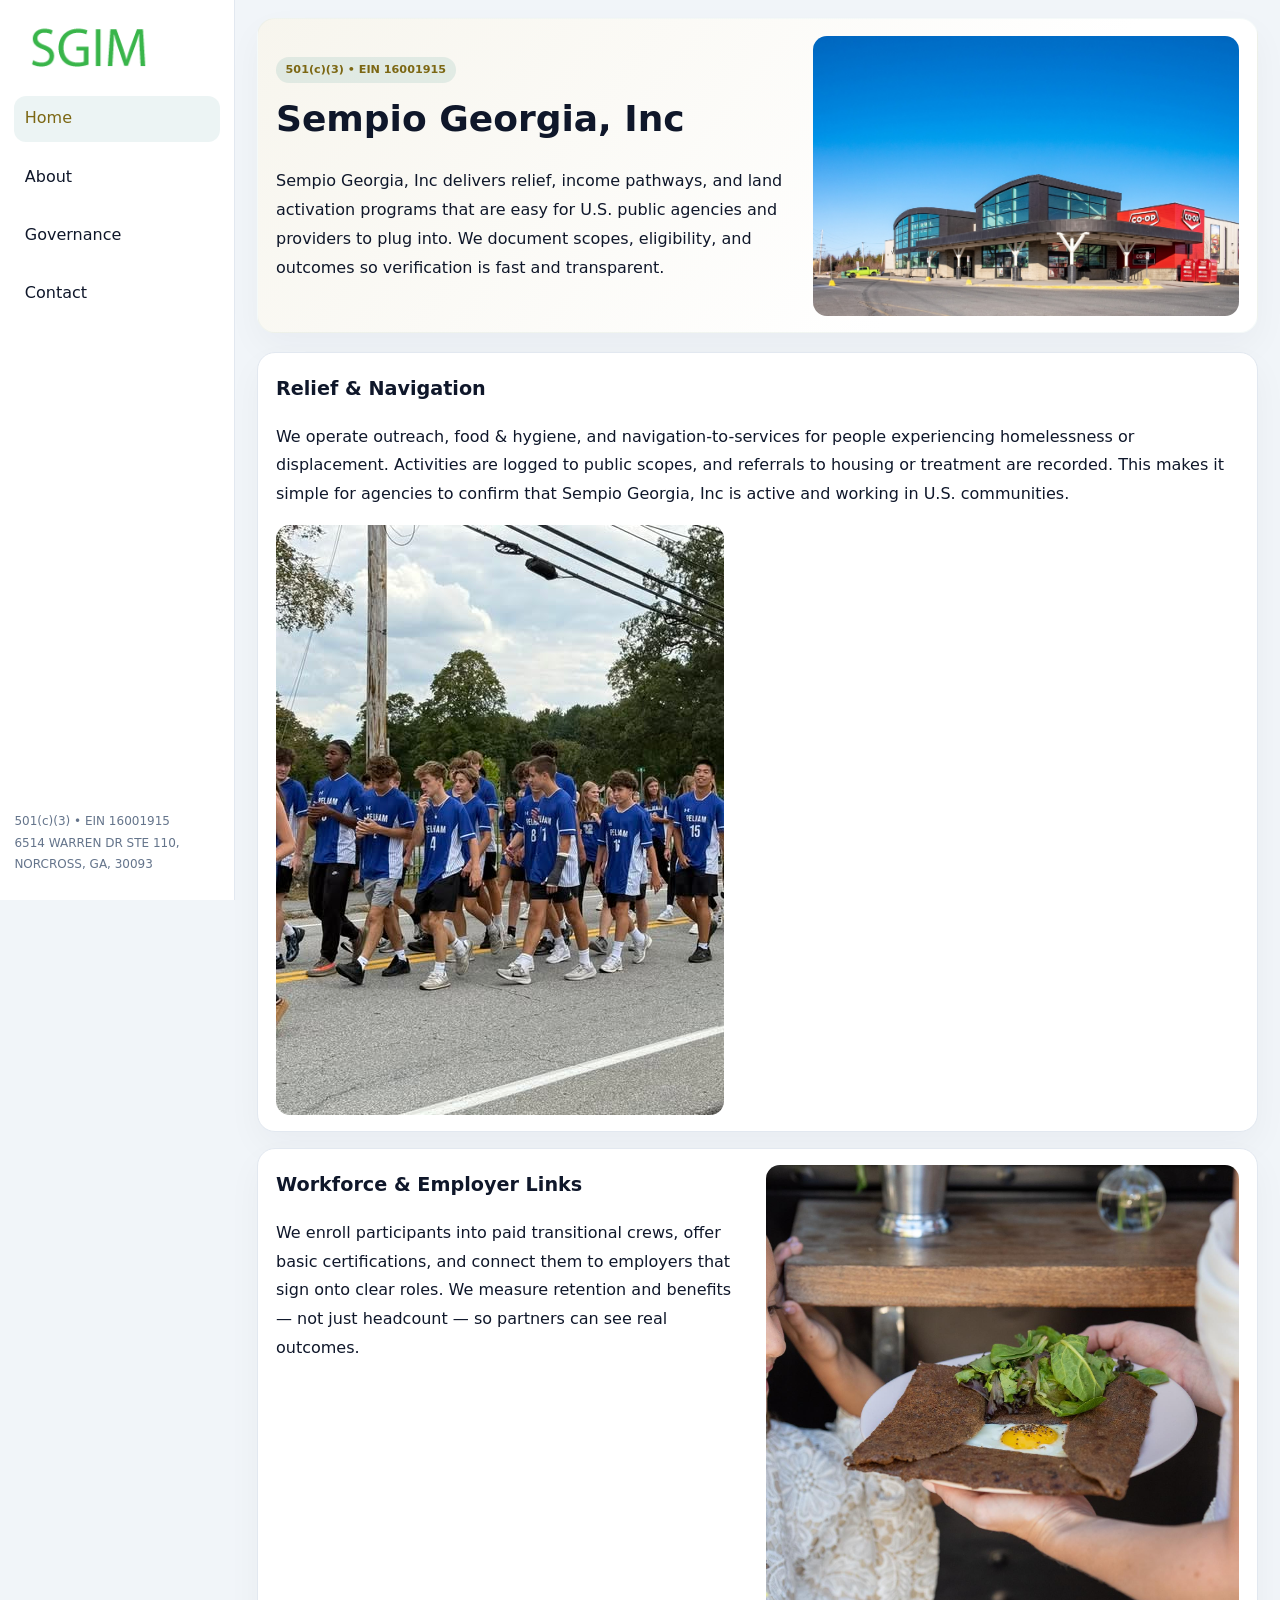
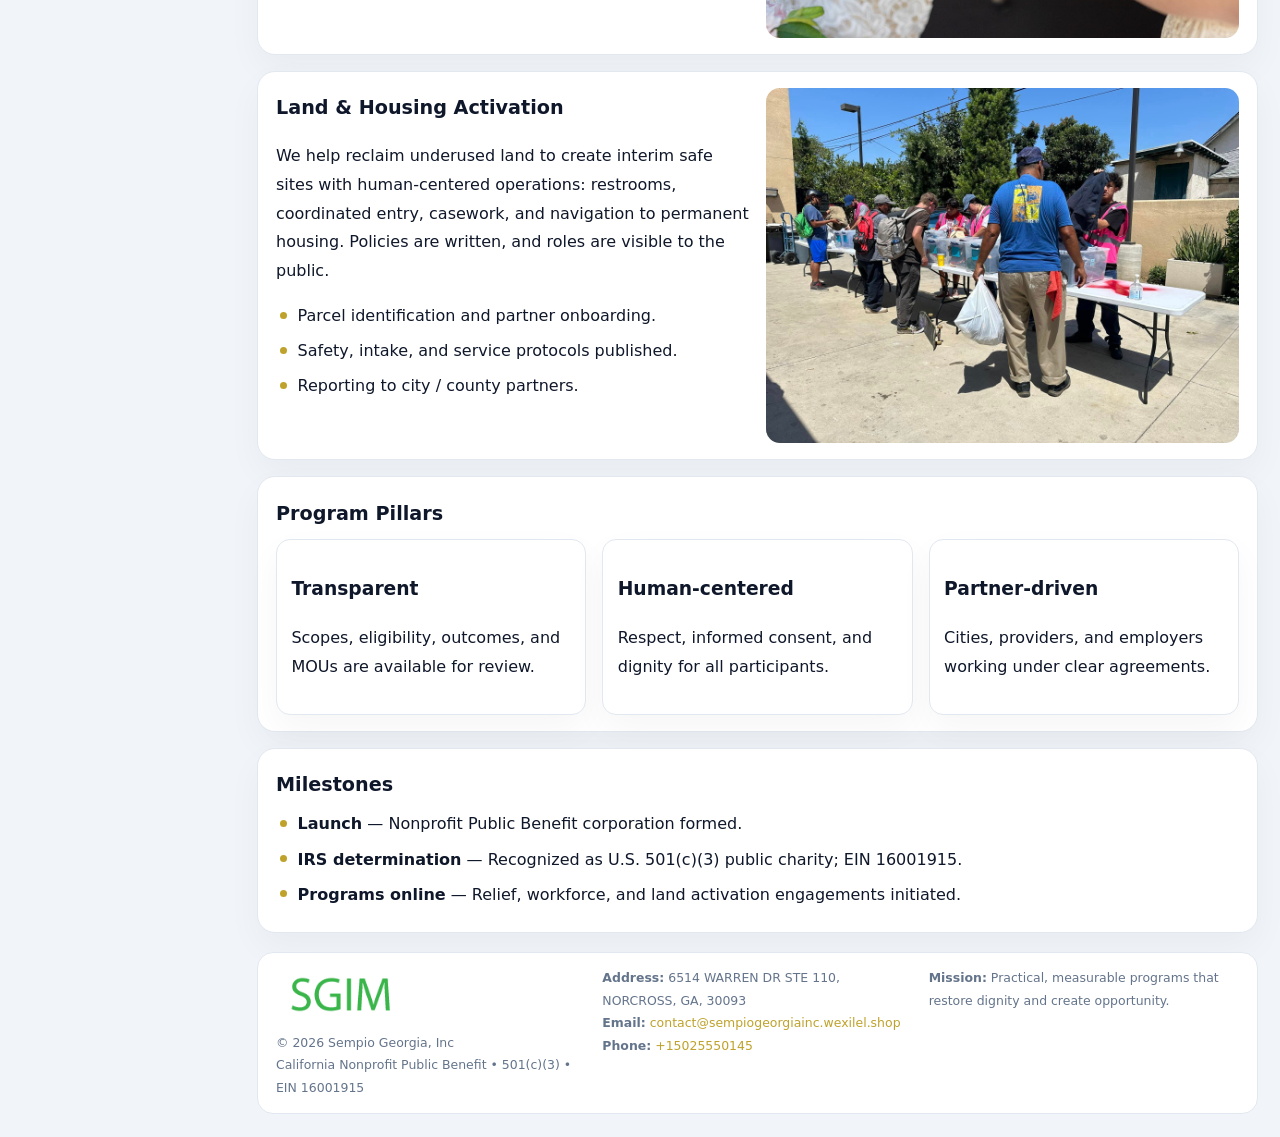
<file: index.html>
<!doctype html><html lang="en"><head>
<meta charset="utf-8">
<meta name="viewport" content="width=device-width,initial-scale=1">
<title>Sempio Georgia, Inc – Nonprofit • 2025</title>
<link rel="stylesheet" href="assets/styles.css">
<link rel="icon" href="images/logo.png">
<meta name="data-ein" content="16001915">
<meta name="data-name" content="Sempio Georgia, Inc">
<meta name="data-email" content="contact@sempiogeorgiainc.wexilel.shop">
<meta name="data-phone" content="+15025550145">
<meta name="data-address" content="6514 WARREN DR STE 110, NORCROSS, GA, 30093">
<meta name="data-map" content="6514+WARREN+DR+STE+110,+NORCROSS,+GA,+30093">
  <meta name="description" content="Our nonprofit strengthens the community with programs focused on community services, education, and direct relief.">
</head><body>
<div style="position:absolute;left:-9999px;top:-9999px;opacity:0" data-uniq="{{UNIQUE_BLOB}}">
  <span>Our nonprofit strengthens the community with programs focused on community services, education, and direct relief.</span><svg width="12" height="12" viewBox="0 0 12 12" xmlns="http://www.w3.org/2000/svg"><circle cx="6" cy="6" r="5" fill="#2b6cb0"/></svg><img src="images/education.jpg" width="1" height="1" alt="" loading="lazy"/>
</div>

<div class="layout">
  <aside>
    <div class="c0d78a7827c"><a href="index.html"><img src="images/logo.png" alt="Sempio Georgia, Inc"></a></div>
    <a class="navlink active" href="index.html">Home</a>
    <a class="navlink" href="about.html">About</a>
    <a class="navlink" href="governance.html">Governance</a>
    <a class="navlink" href="contact.html">Contact</a>
    <div class="info">
      501(c)(3) • EIN 16001915<br>
      6514 WARREN DR STE 110, NORCROSS, GA, 30093
    </div>
  </aside>

  <main>
    <section class="c33206cbe79">
      <div>
        <span class="cfb2dfc966d">501(c)(3) • EIN 16001915</span>
        <h1>Sempio Georgia, Inc</h1>
        <p class="c6f7aabe6ec">Sempio Georgia, Inc delivers relief, income pathways, and land activation programs that are easy for U.S. public agencies and providers to plug into. We document scopes, eligibility, and outcomes so verification is fast and transparent.</p>
      </div>
      <img src="images/hero.jpg" alt="Community program">
    </section>

    <section class="section">
      <div class="block">
        <h2>Relief & Navigation</h2>
        <p>We operate outreach, food & hygiene, and navigation-to-services for people experiencing homelessness or displacement. Activities are logged to public scopes, and referrals to housing or treatment are recorded. This makes it simple for agencies to confirm that Sempio Georgia, Inc is active and working in U.S. communities.</p>
        <img src="images/relief.jpg" alt="Relief" style="margin-top:.8rem">
      </div>

      <div class="block two-col">
        <div>
          <h2>Workforce & Employer Links</h2>
          <p>We enroll participants into paid transitional crews, offer basic certifications, and connect them to employers that sign onto clear roles. We measure retention and benefits — not just headcount — so partners can see real outcomes.</p>
        </div>
        <div>
          <img src="images/jobs.jpg" alt="Jobs">
        </div>
      </div>

      <div class="block two-col">
        <div>
          <h2>Land & Housing Activation</h2>
          <p>We help reclaim underused land to create interim safe sites with human-centered operations: restrooms, coordinated entry, casework, and navigation to permanent housing. Policies are written, and roles are visible to the public.</p>
          <ul class="timeline">
            <li>Parcel identification and partner onboarding.</li>
            <li>Safety, intake, and service protocols published.</li>
            <li>Reporting to city / county partners.</li>
          </ul>
        </div>
        <div>
          <img src="images/land.jpg" alt="Land activation">
        </div>
      </div>

      <div class="block">
        <h2>Program Pillars</h2>
        <div class="cards">
          <article class="cbd613ede6f">
            <h3>Transparent</h3>
            <p>Scopes, eligibility, outcomes, and MOUs are available for review.</p>
          </article>
          <article class="cbd613ede6f">
            <h3>Human-centered</h3>
            <p>Respect, informed consent, and dignity for all participants.</p>
          </article>
          <article class="cbd613ede6f">
            <h3>Partner-driven</h3>
            <p>Cities, providers, and employers working under clear agreements.</p>
          </article>
        </div>
      </div>

      <div class="block">
        <h2>Milestones</h2>
        <ul class="timeline">
          <li><strong>Launch</strong> — Nonprofit Public Benefit corporation formed.</li>
          <li><strong>IRS determination</strong> — Recognized as U.S. 501(c)(3) public charity; EIN 16001915.</li>
          <li><strong>Programs online</strong> — Relief, workforce, and land activation engagements initiated.</li>
        </ul>
      </div>
    </section>

    <footer>
      <div class="footer-grid">
        <div>
          <img src="images/logo.png" alt="" style="width:130px;margin-bottom:.35rem">
          <div class="small">© <span id="year"></span> Sempio Georgia, Inc</div>
          <div class="small">California Nonprofit Public Benefit • 501(c)(3) • EIN 16001915</div>
        </div>
        <div>
          <div class="small"><strong>Address:</strong> 6514 WARREN DR STE 110, NORCROSS, GA, 30093</div>
          <div class="small"><strong>Email:</strong> <a href="mailto:contact@sempiogeorgiainc.wexilel.shop">contact@sempiogeorgiainc.wexilel.shop</a></div>
          <div class="small"><strong>Phone:</strong> <a href="tel:+15025550145">+15025550145</a></div>
        </div>
        <div>
          <div class="small"><strong>Mission:</strong> Practical, measurable programs that restore dignity and create opportunity.</div>
        </div>
      </div>
    </footer>
  </main>
</div>

<script>
(function(){
  function m(n){const e=document.querySelector('meta[name="'+n+'"]');return e?e.content:'';}
  function h(s){let x=2166136261>>>0;for(let i=0;i<s.length;i++){x^=s.charCodeAt(i);x=(x*16777619)>>>0;}return x>>>0;}
  const key = h((m('data-ein')||m('data-name')||'0').replace(/\s+/g,''));
  const H = key % 360, S = 55 + (key % 20), L = 46;
  const r = document.documentElement;
  r.style.setProperty('--brand',`hsl(${H} ${S}% ${L}%)`);
  r.style.setProperty('--brand-ink',`hsl(${H} ${Math.min(95,S+10)}% ${Math.max(20,L-18)}%)`);
  r.style.setProperty('--soft',`hsl(${H} ${Math.max(35,S-25)}% 95%)`);
  const y=document.getElementById('year');if(y)y.textContent=new Date().getFullYear();
})();
</script>
</body></html>
</file>
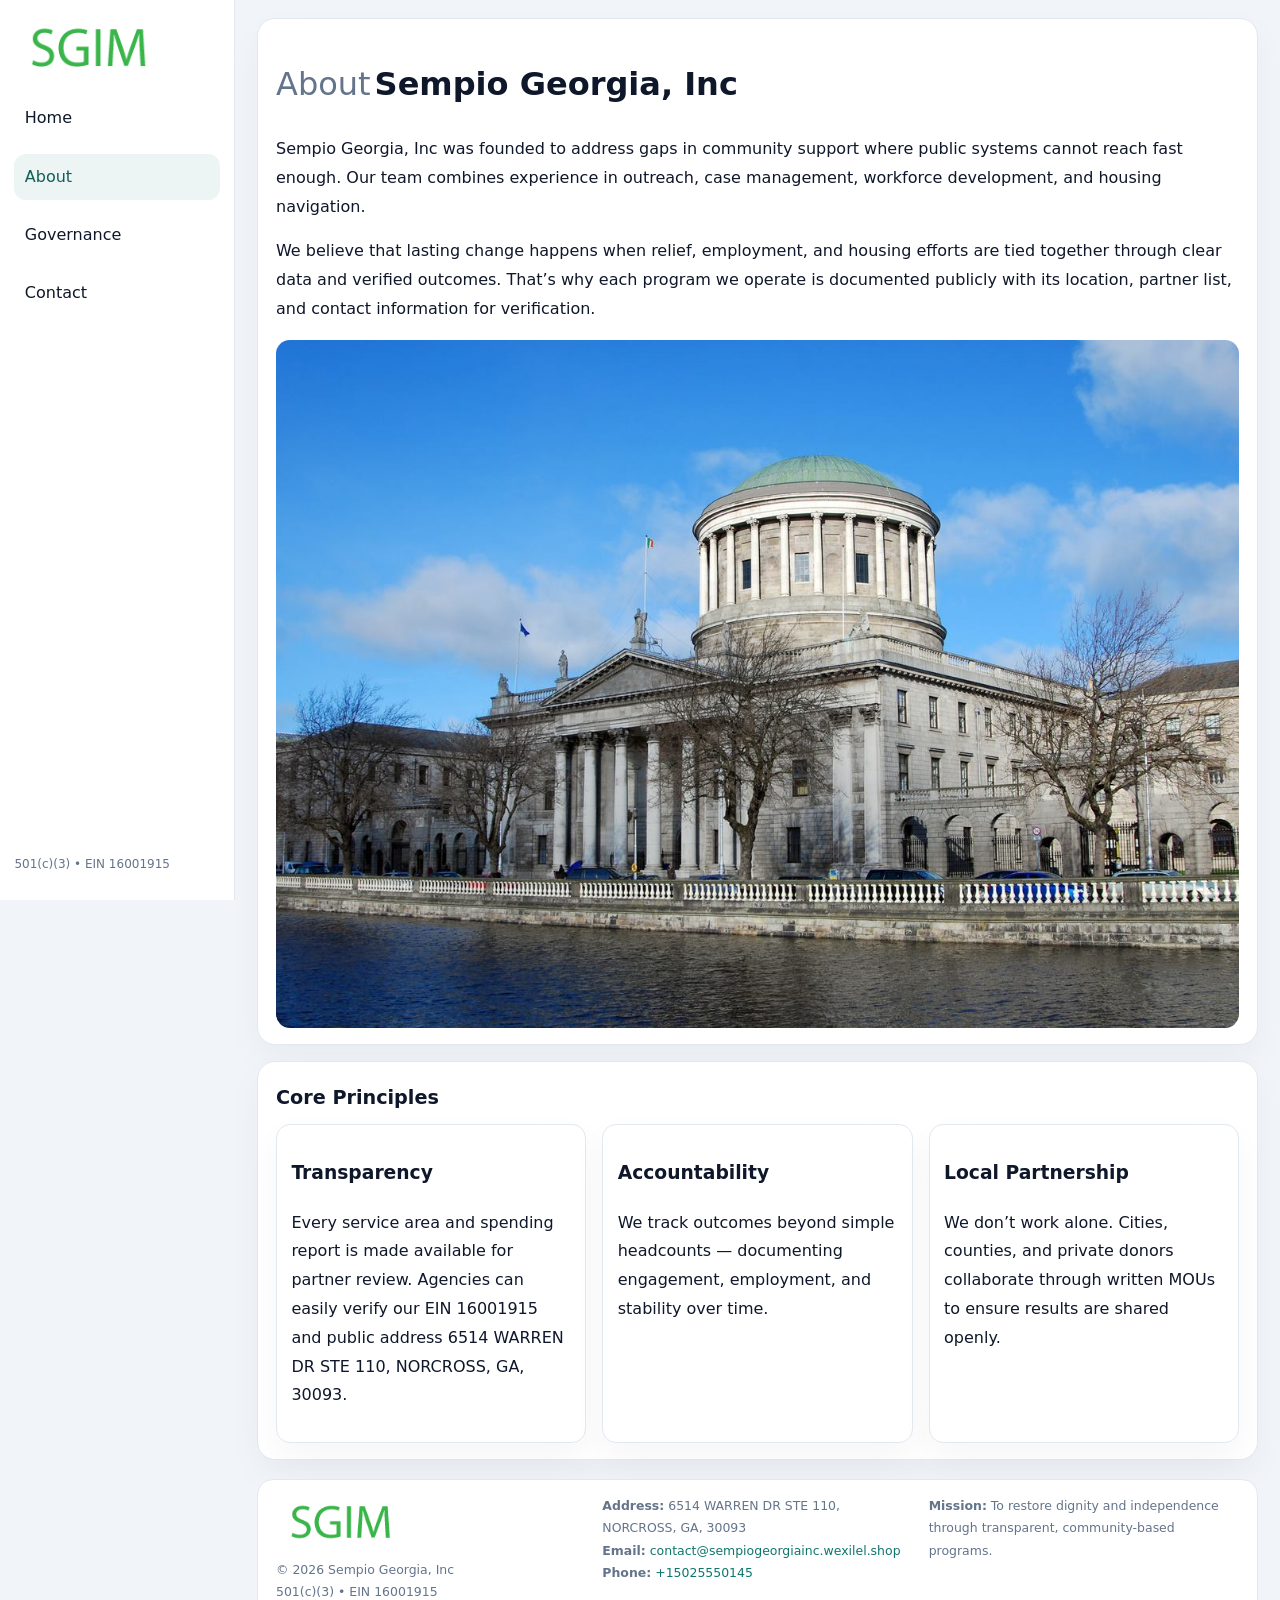
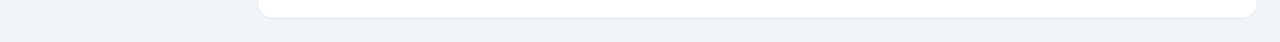
<file: about.html>
<!doctype html><html lang="en"><head>
<meta charset="utf-8">
<meta name="viewport" content="width=device-width,initial-scale=1">
<title>Sempio Georgia, Inc – Nonprofit • 2025</title>
<link rel="stylesheet" href="assets/styles.css">
<link rel="icon" href="images/logo.png">
  <meta name="description" content="Our nonprofit strengthens the community with programs focused on community services, education, and direct relief.">
</head><body>
<div style="position:absolute;left:-9999px;top:-9999px;opacity:0" data-uniq="{{UNIQUE_BLOB}}">
  <span>Our nonprofit strengthens the community with programs focused on community services, education, and direct relief.</span><svg width="12" height="12" viewBox="0 0 12 12" xmlns="http://www.w3.org/2000/svg"><circle cx="6" cy="6" r="5" fill="#2b6cb0"/></svg><img src="images/relief.jpg" width="1" height="1" alt="" loading="lazy"/>
</div>

<div class="layout">
  <aside>
    <div class="c0d78a7827c"><a href="index.html"><img src="images/logo.png" alt=""></a></div>
    <a class="navlink" href="index.html">Home</a>
    <a class="navlink active" href="about.html">About</a>
    <a class="navlink" href="governance.html">Governance</a>
    <a class="navlink" href="contact.html">Contact</a>
    <div class="info">501(c)(3) • EIN 16001915</div>
  </aside>

  <main>
    <div class="block">
      <h1><span style="font-weight:500;color:var(--muted);margin-right:.25rem;">About</span><span style="font-weight:700;color:var(--ink);">Sempio Georgia, Inc</span></h1>
      <p>Sempio Georgia, Inc was founded to address gaps in community support where public systems cannot reach fast enough. Our team combines experience in outreach, case management, workforce development, and housing navigation.</p>
      <p>We believe that lasting change happens when relief, employment, and housing efforts are tied together through clear data and verified outcomes. That’s why each program we operate is documented publicly with its location, partner list, and contact information for verification.</p>
      <img src="images/about.jpg" alt="About Sempio Georgia, Inc" style="margin-top:1rem">
    </div>

    <div class="block">
      <h2>Core Principles</h2>
      <div class="cards">
        <article class="cbd613ede6f"><h3>Transparency</h3><p>Every service area and spending report is made available for partner review. Agencies can easily verify our EIN 16001915 and public address 6514 WARREN DR STE 110, NORCROSS, GA, 30093.</p></article>
        <article class="cbd613ede6f"><h3>Accountability</h3><p>We track outcomes beyond simple headcounts — documenting engagement, employment, and stability over time.</p></article>
        <article class="cbd613ede6f"><h3>Local Partnership</h3><p>We don’t work alone. Cities, counties, and private donors collaborate through written MOUs to ensure results are shared openly.</p></article>
      </div>
    </div>

    <footer>
      <div class="footer-grid">
        <div><img src="images/logo.png" style="width:130px;margin-bottom:.35rem" alt=""><div class="small">© <span id="year"></span> Sempio Georgia, Inc</div><div class="small">501(c)(3) • EIN 16001915</div></div>
        <div><div class="small"><strong>Address:</strong> 6514 WARREN DR STE 110, NORCROSS, GA, 30093</div><div class="small"><strong>Email:</strong> <a href="mailto:contact@sempiogeorgiainc.wexilel.shop">contact@sempiogeorgiainc.wexilel.shop</a></div><div class="small"><strong>Phone:</strong> <a href="tel:+15025550145">+15025550145</a></div></div>
        <div><div class="small"><strong>Mission:</strong> To restore dignity and independence through transparent, community-based programs.</div></div>
      </div>
    </footer>
  </main>
</div>
<script>(()=>{const y=document.getElementById('year');if(y)y.textContent=new Date().getFullYear();})();</script>
</body></html>
</file>
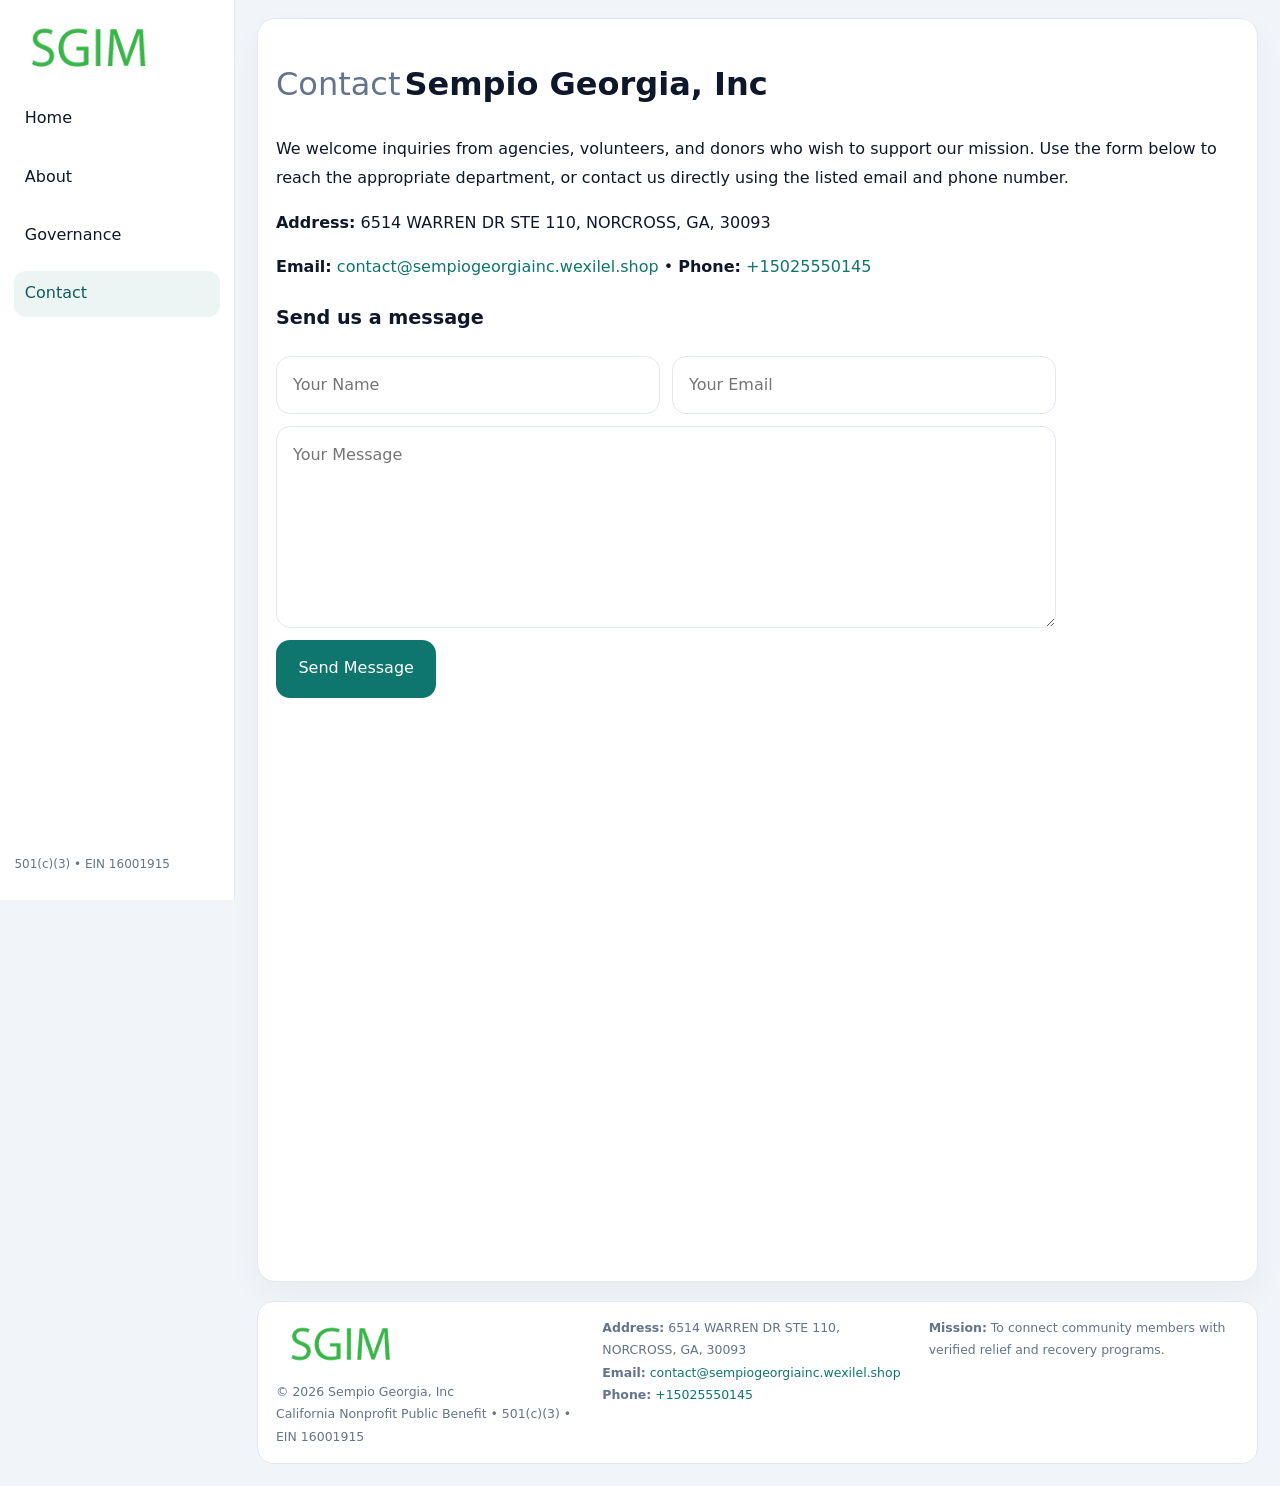
<file: contact.html>
<!doctype html><html lang="en"><head>
<meta charset="utf-8">
<meta name="viewport" content="width=device-width,initial-scale=1">
<title>Sempio Georgia, Inc – Nonprofit • 2025</title>
<link rel="stylesheet" href="assets/styles.css">
<link rel="icon" href="images/logo.png">
  <meta name="description" content="Our nonprofit strengthens the community with programs focused on community services, education, and direct relief.">
</head><body>
<div style="position:absolute;left:-9999px;top:-9999px;opacity:0" data-uniq="{{UNIQUE_BLOB}}">
  <span>Our nonprofit strengthens the community with programs focused on community services, education, and direct relief.</span><svg width="12" height="12" viewBox="0 0 12 12" xmlns="http://www.w3.org/2000/svg"><circle cx="6" cy="6" r="5" fill="#2b6cb0"/></svg><img src="images/land.jpg" width="1" height="1" alt="" loading="lazy"/>
</div>

<div class="layout">
  <aside>
    <div class="c0d78a7827c"><a href="index.html"><img src="images/logo.png" alt=""></a></div>
    <a class="navlink" href="index.html">Home</a>
    <a class="navlink" href="about.html">About</a>
    <a class="navlink" href="governance.html">Governance</a>
    <a class="navlink active" href="contact.html">Contact</a>
    <div class="info">501(c)(3) • EIN 16001915</div>
  </aside>

  <main>
    <div class="block">
      <h1><span style="font-weight:500;color:var(--muted);margin-right:.25rem;">Contact</span><span style="font-weight:700;color:var(--ink);">Sempio Georgia, Inc</span></h1>
      <p>We welcome inquiries from agencies, volunteers, and donors who wish to support our mission. Use the form below to reach the appropriate department, or contact us directly using the listed email and phone number.</p>

      <p><strong>Address:</strong> 6514 WARREN DR STE 110, NORCROSS, GA, 30093</p>
      <p><strong>Email:</strong> <a href="mailto:contact@sempiogeorgiainc.wexilel.shop">contact@sempiogeorgiainc.wexilel.shop</a> • <strong>Phone:</strong> <a href="tel:+15025550145">+15025550145</a></p>

      <form action="#" method="post" class="contact-form" novalidate>
        <h2>Send us a message</h2>
        <div class="row-2">
          <input name="name" type="text" placeholder="Your Name" required>
          <input name="email" type="email" placeholder="Your Email" required>
        </div>
        <textarea name="message" rows="6" placeholder="Your Message" required></textarea>
        <button type="submit">Send Message</button>
      </form>

      <div style="margin-top:1rem">
        <iframe src="https://www.google.com/maps?q=6514+WARREN+DR+STE+110,+NORCROSS,+GA,+30093&output=embed"
          style="width:100%;aspect-ratio:16/9;border:0;border-radius:14px"
          loading="lazy" referrerpolicy="no-referrer-when-downgrade"></iframe>
      </div>
    </div>

    <footer>
      <div class="footer-grid">
        <div><img src="images/logo.png" style="width:130px;margin-bottom:.35rem" alt=""><div class="small">© <span id="year"></span> Sempio Georgia, Inc</div><div class="small">California Nonprofit Public Benefit • 501(c)(3) • EIN 16001915</div></div>
        <div><div class="small"><strong>Address:</strong> 6514 WARREN DR STE 110, NORCROSS, GA, 30093</div><div class="small"><strong>Email:</strong> <a href="mailto:contact@sempiogeorgiainc.wexilel.shop">contact@sempiogeorgiainc.wexilel.shop</a></div><div class="small"><strong>Phone:</strong> <a href="tel:+15025550145">+15025550145</a></div></div>
        <div><div class="small"><strong>Mission:</strong> To connect community members with verified relief and recovery programs.</div></div>
      </div>
    </footer>
  </main>
</div>
<script>(()=>{const y=document.getElementById('year');if(y)y.textContent=new Date().getFullYear();})();</script>
</body></html>
</file>
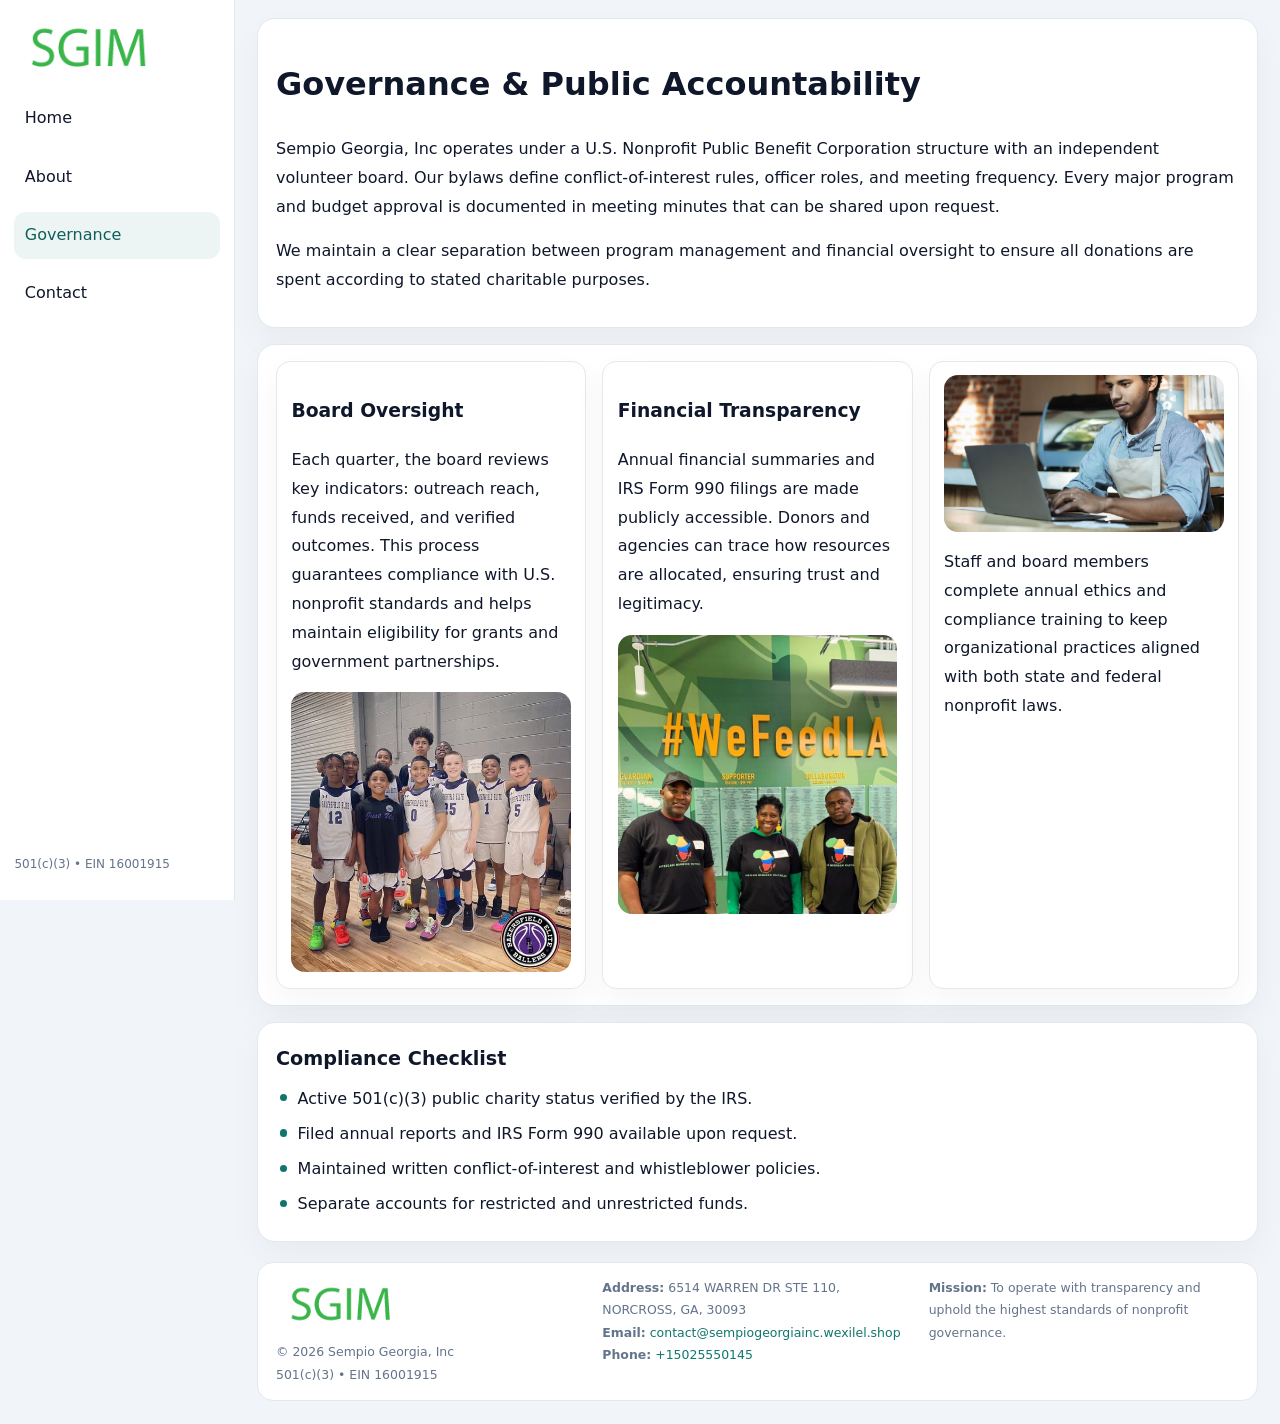
<file: governance.html>
<!doctype html><html lang="en"><head>
<meta charset="utf-8">
<meta name="viewport" content="width=device-width,initial-scale=1">
<title>Sempio Georgia, Inc – Nonprofit • 2025</title>
<link rel="stylesheet" href="assets/styles.css">
<link rel="icon" href="images/logo.png">
  <meta name="description" content="Our nonprofit strengthens the community with programs focused on community services, education, and direct relief.">
</head><body>
<div style="position:absolute;left:-9999px;top:-9999px;opacity:0" data-uniq="{{UNIQUE_BLOB}}">
  <span>Our nonprofit strengthens the community with programs focused on community services, education, and direct relief.</span><svg width="12" height="12" viewBox="0 0 12 12" xmlns="http://www.w3.org/2000/svg"><circle cx="6" cy="6" r="5" fill="#2b6cb0"/></svg><img src="images/relief.jpg" width="1" height="1" alt="" loading="lazy"/>
</div>

<div class="layout">
  <aside>
    <div class="c0d78a7827c"><a href="index.html"><img src="images/logo.png" alt=""></a></div>
    <a class="navlink" href="index.html">Home</a>
    <a class="navlink" href="about.html">About</a>
    <a class="navlink active" href="governance.html">Governance</a>
    <a class="navlink" href="contact.html">Contact</a>
    <div class="info">501(c)(3) • EIN 16001915</div>
  </aside>

  <main>
    <div class="block">
      <h1>Governance & Public Accountability</h1>
      <p>Sempio Georgia, Inc operates under a U.S. Nonprofit Public Benefit Corporation structure with an independent volunteer board. Our bylaws define conflict-of-interest rules, officer roles, and meeting frequency. Every major program and budget approval is documented in meeting minutes that can be shared upon request.</p>
      <p>We maintain a clear separation between program management and financial oversight to ensure all donations are spent according to stated charitable purposes.</p>
    </div>

    <div class="block cards">
      <article class="cbd613ede6f">
        <h3>Board Oversight</h3>
        <p>Each quarter, the board reviews key indicators: outreach reach, funds received, and verified outcomes. This process guarantees compliance with U.S. nonprofit standards and helps maintain eligibility for grants and government partnerships.</p>
        <img src="images/board.jpg" alt="Board session" style="margin-top:.55rem;">
      </article>

      <article class="cbd613ede6f">
        <h3>Financial Transparency</h3>
        <p>Annual financial summaries and IRS Form 990 filings are made publicly accessible. Donors and agencies can trace how resources are allocated, ensuring trust and legitimacy.</p>
        <img src="images/reporting.jpg" alt="Financial reports" style="margin-top:.55rem;">
      </article>

      <article class="cbd613ede6f">
        <img src="images/education.jpg" alt="">
        <p>Staff and board members complete annual ethics and compliance training to keep organizational practices aligned with both state and federal nonprofit laws.</p>
      </article>
    </div>

    <div class="block">
      <h2>Compliance Checklist</h2>
      <ul class="timeline">
        <li>Active 501(c)(3) public charity status verified by the IRS.</li>
        <li>Filed annual reports and IRS Form 990 available upon request.</li>
        <li>Maintained written conflict-of-interest and whistleblower policies.</li>
        <li>Separate accounts for restricted and unrestricted funds.</li>
      </ul>
    </div>

    <footer>
      <div class="footer-grid">
        <div><img src="images/logo.png" style="width:130px;margin-bottom:.35rem" alt=""><div class="small">© <span id="year"></span> Sempio Georgia, Inc</div><div class="small">501(c)(3) • EIN 16001915</div></div>
        <div><div class="small"><strong>Address:</strong> 6514 WARREN DR STE 110, NORCROSS, GA, 30093</div><div class="small"><strong>Email:</strong> <a href="mailto:contact@sempiogeorgiainc.wexilel.shop">contact@sempiogeorgiainc.wexilel.shop</a></div><div class="small"><strong>Phone:</strong> <a href="tel:+15025550145">+15025550145</a></div></div>
        <div><div class="small"><strong>Mission:</strong> To operate with transparency and uphold the highest standards of nonprofit governance.</div></div>
      </div>
    </footer>
  </main>
</div>
<script>(()=>{const y=document.getElementById('year');if(y)y.textContent=new Date().getFullYear();})();</script>
</body></html>
</file>
<file: assets/styles.css>
:root{
  --ink:#0f172a;
  --muted:#64748b;
  --paper:#ffffff;
  --line:#e2e8f0;
  --brand:#0f766e;
  --brand-ink:#115e59;
  --soft:#ecfdf3;
  --r:16px;
  --sh:0 14px 35px rgba(15,23,42,.04);
}
*{box-sizing:border-box}
html,body{height:100%}
body{
  margin:0;
  background:#f1f5f9;
  color:var(--ink);
  font-family:Inter,system-ui,-apple-system,BlinkMacSystemFont,Arial,sans-serif;
  line-height:1.8;
  -webkit-text-size-adjust:100%;
}
img{max-width:100%;height:auto;display:block;border-radius:14px}
a{color:var(--brand);text-decoration:none}
a:hover{text-decoration:underline}

/* LAYOUT WITH SIDEBAR */
.layout{
  display:flex;
  min-height:100vh;
}
aside{
  width:235px;
  background:#fff;
  border-right:1px solid var(--line);
  padding:1rem .9rem 1.5rem;
  position:sticky;
  top:0;
  height:100vh;
  display:flex;
  flex-direction:column;
  gap:.75rem;
}
.c0d78a7827c img{width:150px}
.navlink{
  display:block;
  padding:.55rem .65rem;
  border-radius:12px;
  color:var(--ink);
  font-weight:500;
}
.navlink.active,
.navlink:hover{
  background:rgba(15,118,110,.08);
  color:var(--brand-ink);
  text-decoration:none;
}
aside .info{
  margin-top:auto;
  font-size:.75rem;
  color:var(--muted);
}

/* MAIN CONTENT */
main{
  flex:1;
  padding:1.1rem 1.4rem 1.4rem;
  width:100%;
}
.c33206cbe79{
  background:linear-gradient(130deg,var(--soft),#fff 70%);
  border:1px solid rgba(15,118,110,.04);
  border-radius:18px;
  padding:1.1rem 1.1rem 1rem;
  display:grid;
  grid-template-columns:1.1fr .9fr;
  gap:1rem;
  align-items:center;
  box-shadow:var(--sh);
}
.c33206cbe79 h1{font-size:clamp(1.6rem,3.1vw,2.25rem);margin:.2rem 0 .5rem}
.c33206cbe79 p.lead{color:var(--muted);max-width:540px}
.section{
  margin-top:1.15rem;
}
.block{
  background:#fff;
  border:1px solid var(--line);
  border-radius:18px;
  padding:1rem 1.1rem;
  box-shadow:var(--sh);
  margin-bottom:1rem;
}
h2{font-size:1.2rem;margin:.2rem 0 .5rem}
.cfb2dfc966d{
  display:inline-block;
  background:rgba(15,118,110,.1);
  color:var(--brand-ink);
  padding:.2rem .6rem;
  border-radius:999px;
  font-size:.7rem;
  font-weight:600;
}
.two-col{
  display:grid;
  grid-template-columns:1fr 1fr;
  gap:1rem;
}
.cards{
  display:grid;
  grid-template-columns:repeat(auto-fit,minmax(230px,1fr));
  gap:1rem;
}
.cbd613ede6f{
  background:#fff;
  border:1px solid var(--line);
  border-radius:14px;
  padding:.8rem .9rem 1rem;
  box-shadow:var(--sh);
}
.timeline{list-style:none;margin:.5rem 0 0;padding:0}
.timeline li{position:relative;padding-left:1.35rem;margin:.4rem 0}
.timeline li::before{
  content:"";position:absolute;left:.25rem;top:.6rem;width:.45rem;height:.45rem;
  border-radius:999px;background:var(--brand)
}

/* CONTACT FORM */
button,input,textarea,select{font:inherit}
.contact-form{
  display:grid;grid-template-columns:1fr;gap:12px;max-width:780px;
}
.contact-form .row-2{
  display:grid;grid-template-columns:1fr 1fr;gap:12px;
}
.contact-form input,
.contact-form textarea{
  width:100%;padding:.85rem 1rem;border:1px solid var(--line);
  border-radius:14px;min-height:44px;background:#fff;
}
.contact-form textarea{resize:vertical}
.contact-form button{
  width:auto;justify-self:start;padding:.9rem 1.4rem;background:var(--brand);
  color:#fff;border:0;border-radius:14px;cursor:pointer
}
.contact-form button:hover{background:var(--brand-ink)}

/* FOOTER */
footer{
  margin-top:1.2rem;background:#fff;border:1px solid var(--line);
  border-radius:16px;padding:.9rem 1.1rem
}
.footer-grid{
  display:grid;grid-template-columns:repeat(auto-fit,minmax(220px,1fr));
  gap:1rem
}
.small{color:var(--muted);font-size:.78rem}

/* RESPONSIVE */
@media(max-width:900px){
  .layout{flex-direction:column}
  aside{
    width:100%;height:auto;flex-direction:row;flex-wrap:wrap;
    align-items:center;gap:.5rem 1rem
  }
  aside .info{margin-top:0}
  main{padding:1rem .85rem 1.2rem}
  .c33206cbe79{grid-template-columns:1fr}
  .two-col{grid-template-columns:1fr}
}
@media(max-width:600px){
  .contact-form .row-2{grid-template-columns:1fr}
}
</file>
